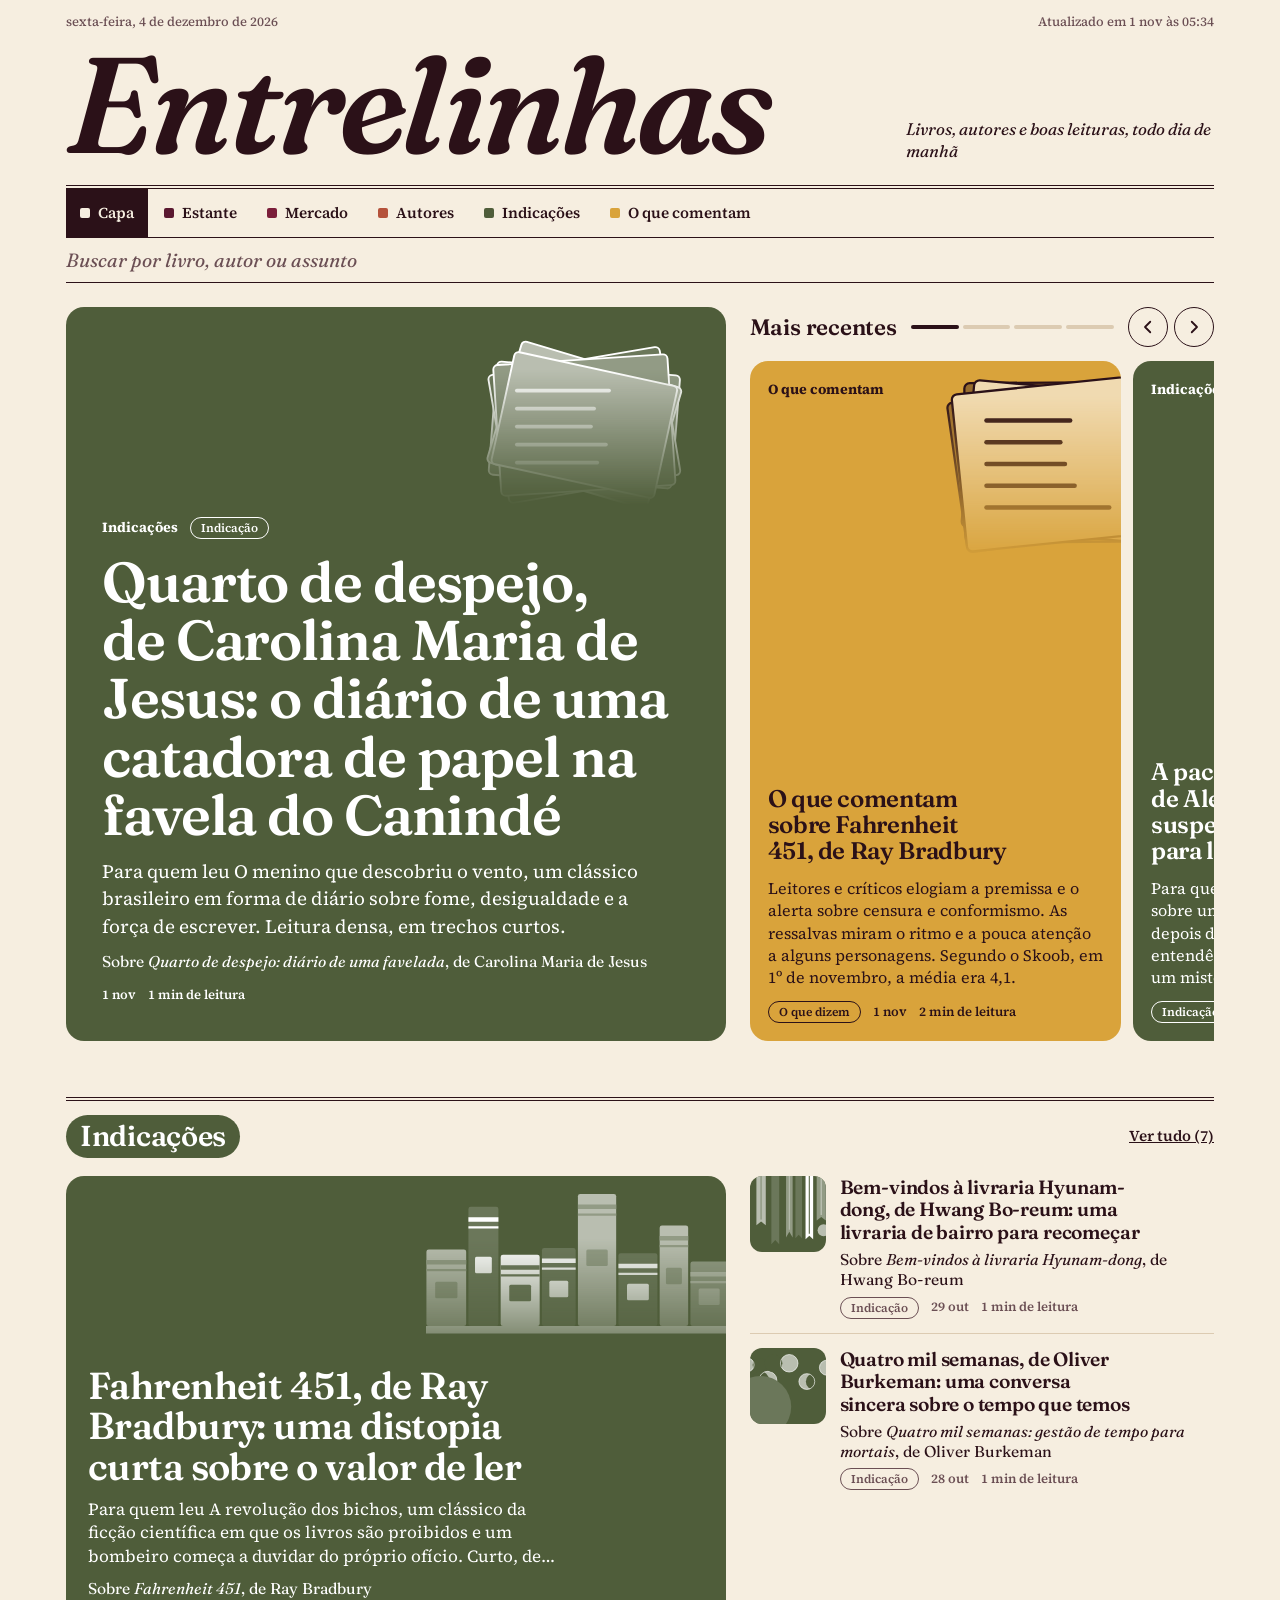
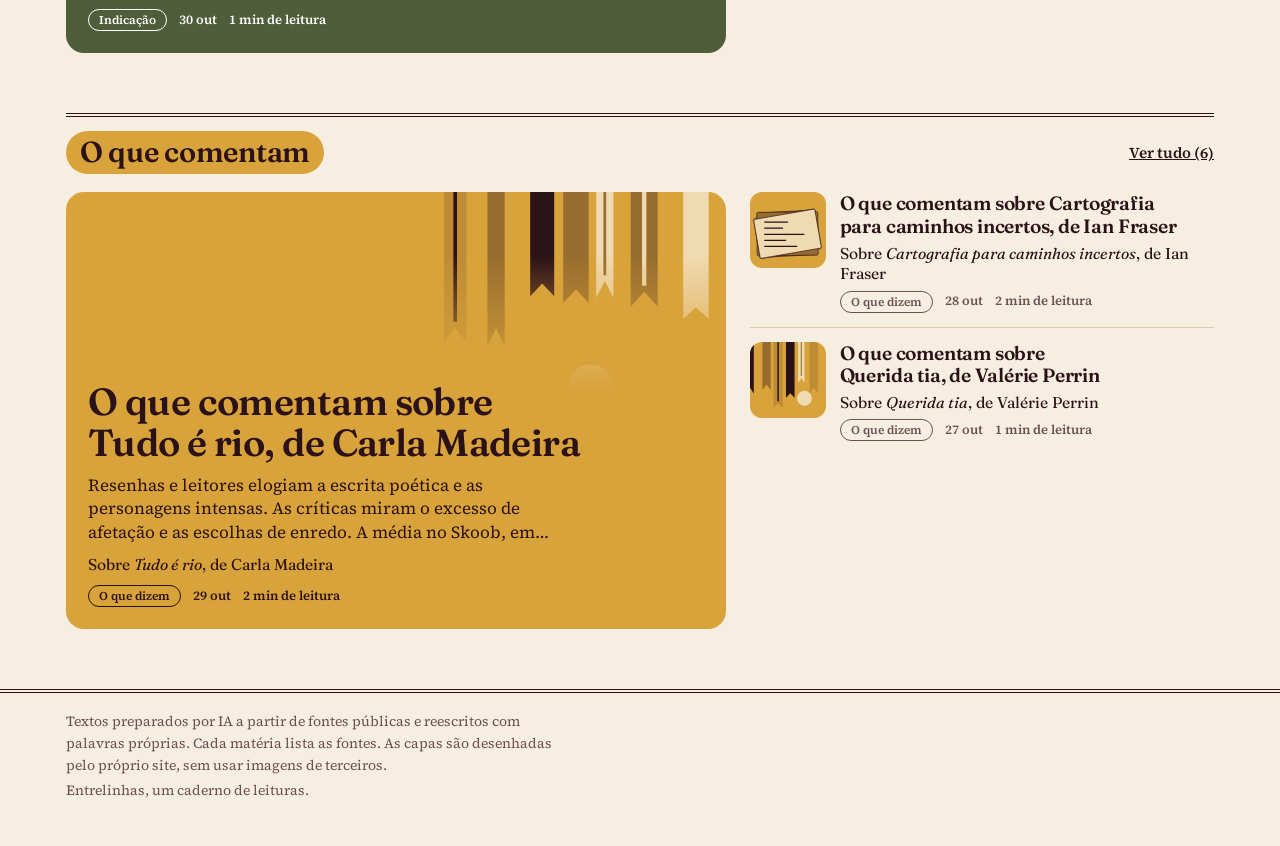
<file: index.html>
<!doctype html>
<html lang="pt-BR">
<head>
<meta charset="utf-8">
<meta name="viewport" content="width=device-width, initial-scale=1">
<title>Entrelinhas</title>
<meta name="description" content="Entrelinhas: livros, autores e boas leituras, atualizado todo dia.">
<meta name="robots" content="noindex">
<link rel="icon" href="data:image/svg+xml,%3Csvg xmlns='http://www.w3.org/2000/svg' viewBox='0 0 32 32'%3E%3Crect width='32' height='32' rx='7' fill='%237B1E3A'/%3E%3Crect x='7' y='8' width='4' height='16' rx='1' fill='%23F6EEE0'/%3E%3Crect x='13' y='6' width='4' height='18' rx='1' fill='%23F6EEE0'/%3E%3Crect x='19' y='9' width='4' height='15' rx='1' fill='%23D9A33B' transform='rotate(8 21 24)'/%3E%3C/svg%3E">
<link rel="preload" href="fonts/fraunces.woff2" as="font" type="font/woff2" crossorigin>
<link rel="preload" href="fonts/source-serif-4.woff2" as="font" type="font/woff2" crossorigin>
<link rel="stylesheet" href="css/style.css">
</head>
<body>
<header id="topo" class="topo"><div class="wrap"></div></header>
<main id="app" class="wrap"><p>Abrindo a edição…</p></main>
<footer id="rodape" class="rodape"><div class="wrap"></div></footer>
<script src="js/app.js"></script>
<script src="js/capa.js"></script>
</body>
</html>
</file>
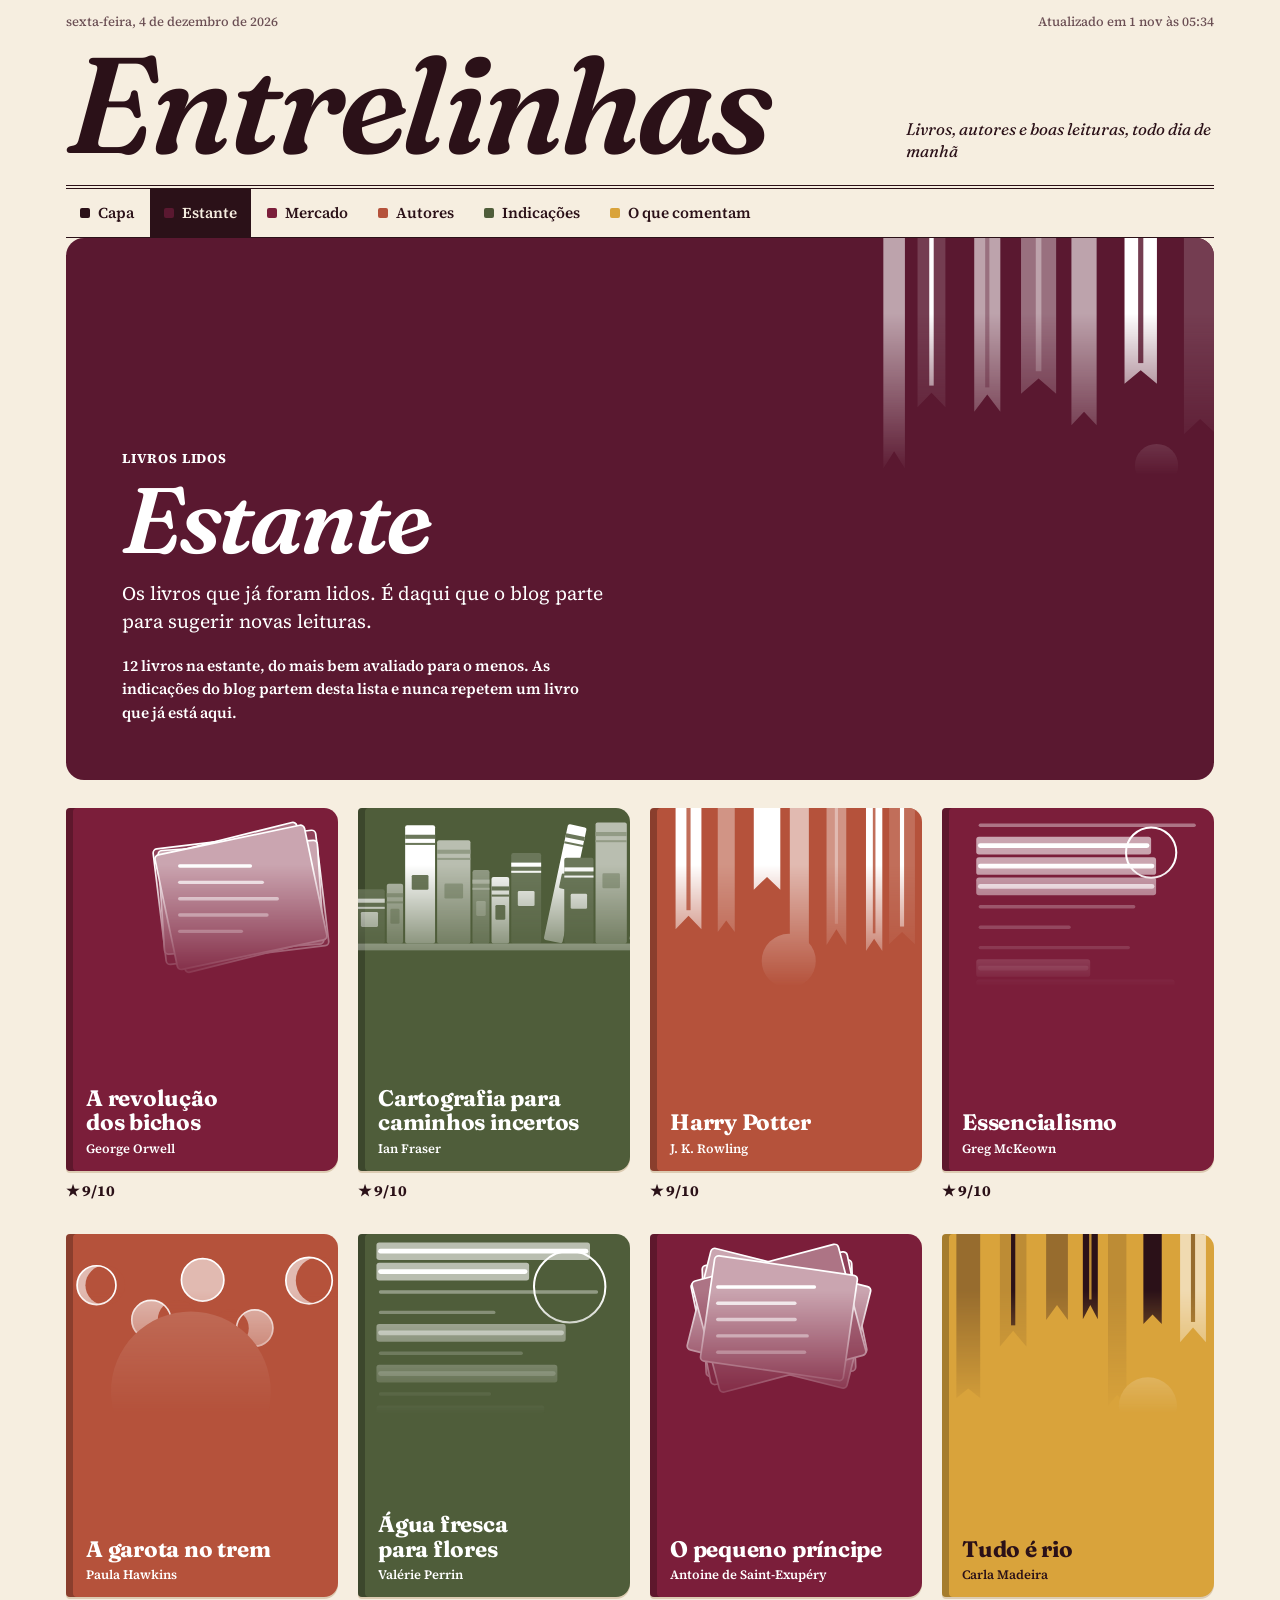
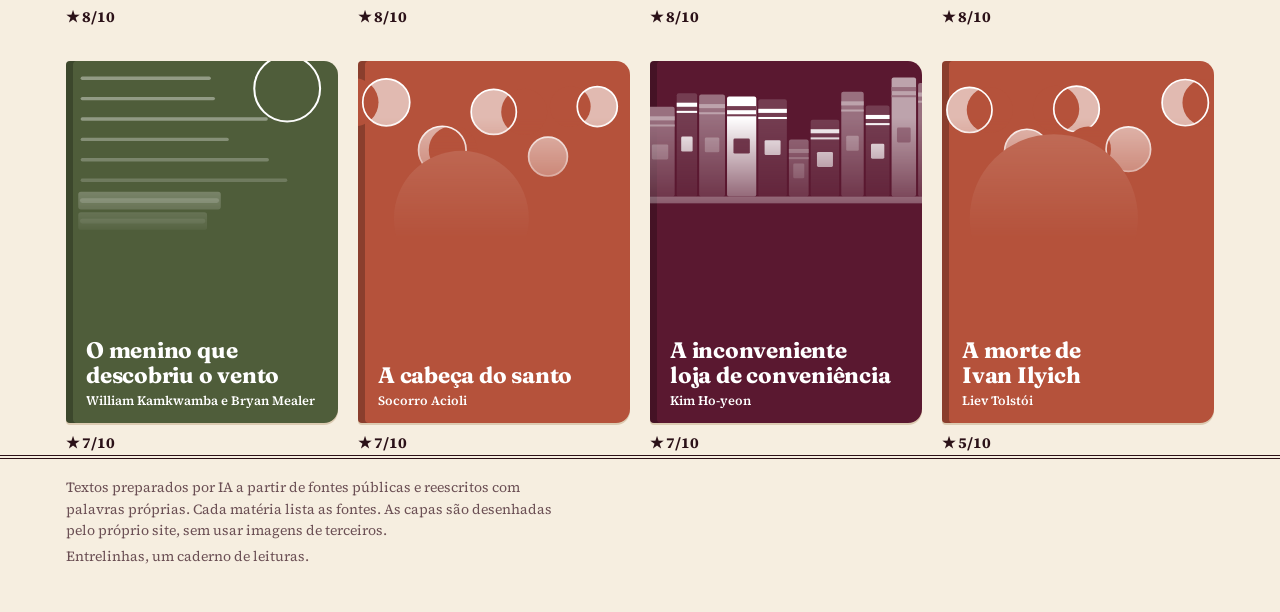
<file: estante.html>
<!doctype html>
<html lang="pt-BR">
<head>
<meta charset="utf-8">
<meta name="viewport" content="width=device-width, initial-scale=1">
<title>Estante: Entrelinhas</title>
<meta name="description" content="Entrelinhas: livros, autores e boas leituras, atualizado todo dia.">
<meta name="robots" content="noindex">
<link rel="icon" href="data:image/svg+xml,%3Csvg xmlns='http://www.w3.org/2000/svg' viewBox='0 0 32 32'%3E%3Crect width='32' height='32' rx='7' fill='%237B1E3A'/%3E%3Crect x='7' y='8' width='4' height='16' rx='1' fill='%23F6EEE0'/%3E%3Crect x='13' y='6' width='4' height='18' rx='1' fill='%23F6EEE0'/%3E%3Crect x='19' y='9' width='4' height='15' rx='1' fill='%23D9A33B' transform='rotate(8 21 24)'/%3E%3C/svg%3E">
<link rel="preload" href="fonts/fraunces.woff2" as="font" type="font/woff2" crossorigin>
<link rel="preload" href="fonts/source-serif-4.woff2" as="font" type="font/woff2" crossorigin>
<link rel="stylesheet" href="css/style.css">
</head>
<body>
<header id="topo" class="topo"><div class="wrap"></div></header>
<main id="app" class="wrap"><p>Abrindo a estante…</p></main>
<footer id="rodape" class="rodape"><div class="wrap"></div></footer>
<script src="js/app.js"></script>
<script src="js/estante.js"></script>
</body>
</html>
</file>
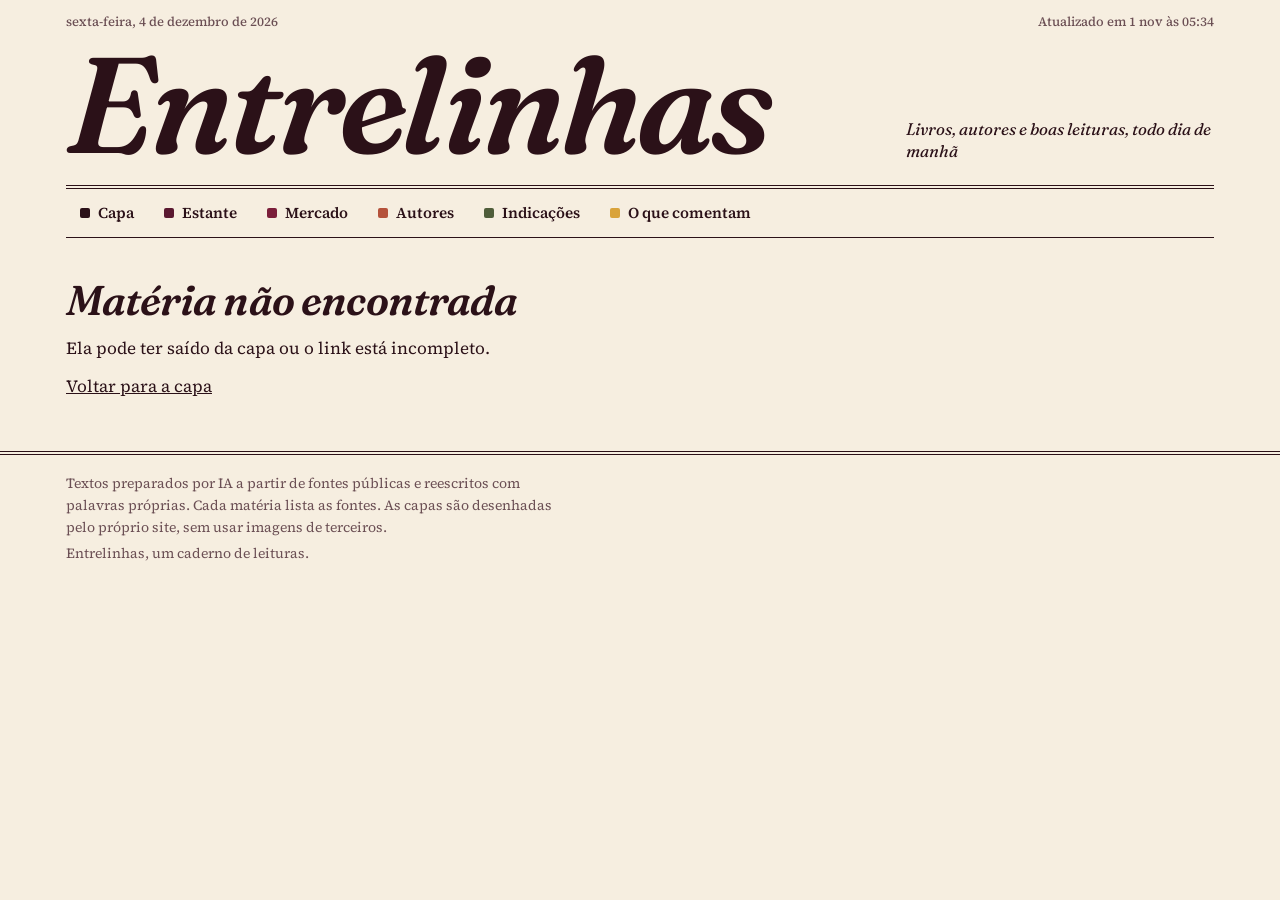
<file: post.html>
<!doctype html>
<html lang="pt-BR">
<head>
<meta charset="utf-8">
<meta name="viewport" content="width=device-width, initial-scale=1">
<title>Entrelinhas</title>
<meta name="description" content="Entrelinhas: livros, autores e boas leituras, atualizado todo dia.">
<meta name="robots" content="noindex">
<link rel="icon" href="data:image/svg+xml,%3Csvg xmlns='http://www.w3.org/2000/svg' viewBox='0 0 32 32'%3E%3Crect width='32' height='32' rx='7' fill='%237B1E3A'/%3E%3Crect x='7' y='8' width='4' height='16' rx='1' fill='%23F6EEE0'/%3E%3Crect x='13' y='6' width='4' height='18' rx='1' fill='%23F6EEE0'/%3E%3Crect x='19' y='9' width='4' height='15' rx='1' fill='%23D9A33B' transform='rotate(8 21 24)'/%3E%3C/svg%3E">
<link rel="preload" href="fonts/fraunces.woff2" as="font" type="font/woff2" crossorigin>
<link rel="preload" href="fonts/source-serif-4.woff2" as="font" type="font/woff2" crossorigin>
<link rel="stylesheet" href="css/style.css">
</head>
<body>
<header id="topo" class="topo"><div class="wrap"></div></header>
<main id="app" class="wrap"><p>Abrindo a matéria…</p></main>
<footer id="rodape" class="rodape"><div class="wrap"></div></footer>
<script src="js/app.js"></script>
<script src="js/post.js"></script>
</body>
</html>
</file>
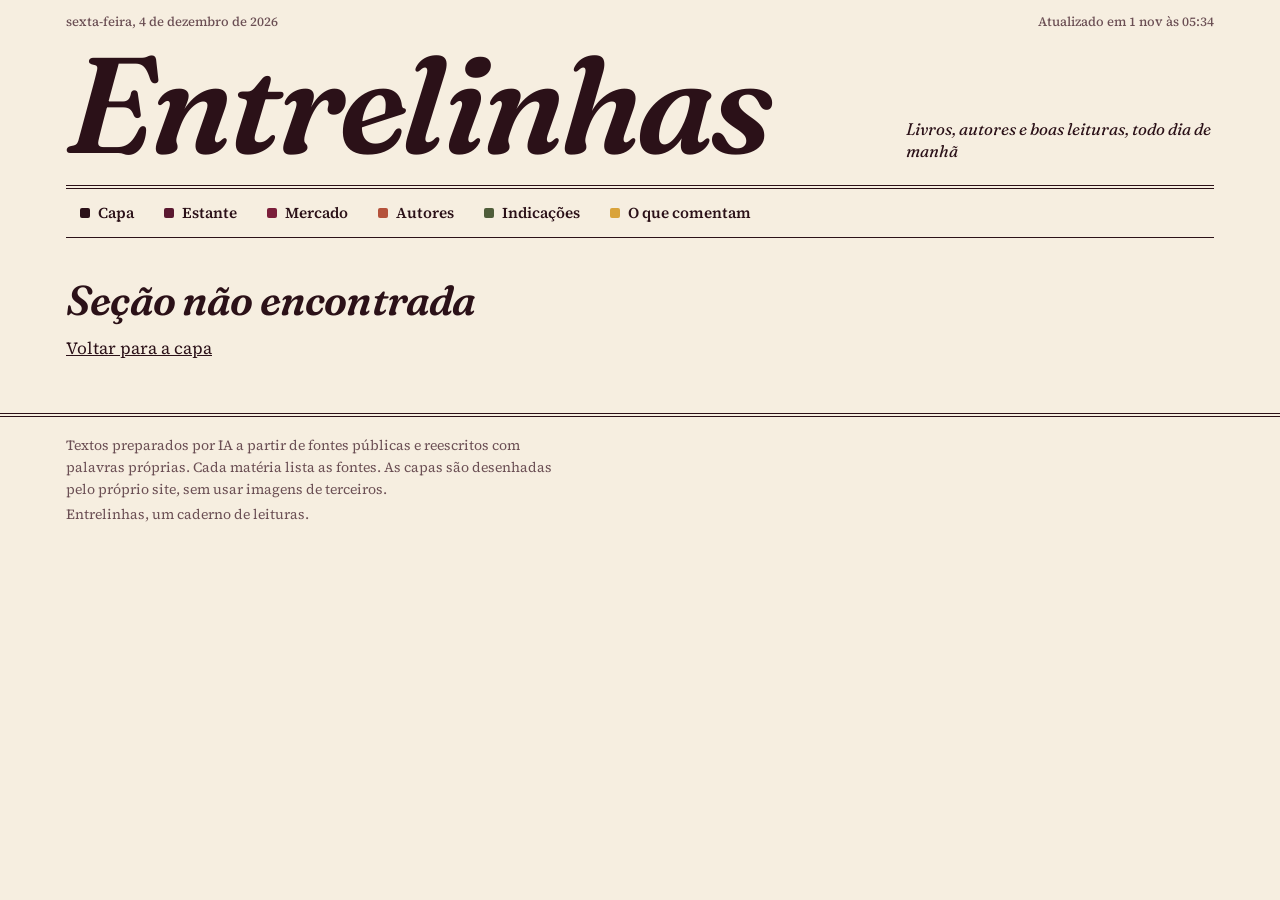
<file: tema.html>
<!doctype html>
<html lang="pt-BR">
<head>
<meta charset="utf-8">
<meta name="viewport" content="width=device-width, initial-scale=1">
<title>Entrelinhas</title>
<meta name="description" content="Entrelinhas: livros, autores e boas leituras, atualizado todo dia.">
<meta name="robots" content="noindex">
<link rel="icon" href="data:image/svg+xml,%3Csvg xmlns='http://www.w3.org/2000/svg' viewBox='0 0 32 32'%3E%3Crect width='32' height='32' rx='7' fill='%237B1E3A'/%3E%3Crect x='7' y='8' width='4' height='16' rx='1' fill='%23F6EEE0'/%3E%3Crect x='13' y='6' width='4' height='18' rx='1' fill='%23F6EEE0'/%3E%3Crect x='19' y='9' width='4' height='15' rx='1' fill='%23D9A33B' transform='rotate(8 21 24)'/%3E%3C/svg%3E">
<link rel="preload" href="fonts/fraunces.woff2" as="font" type="font/woff2" crossorigin>
<link rel="preload" href="fonts/source-serif-4.woff2" as="font" type="font/woff2" crossorigin>
<link rel="stylesheet" href="css/style.css">
</head>
<body>
<header id="topo" class="topo"><div class="wrap"></div></header>
<main id="app" class="wrap"><p>Abrindo a edição…</p></main>
<footer id="rodape" class="rodape"><div class="wrap"></div></footer>
<script src="js/app.js"></script>
<script src="js/tema.js"></script>
</body>
</html>
</file>
<file: css/style.css>
/* Entrelinhas: caderno de leituras.
   Papel creme, tinta vinho-escuro, um bloco de cor sólida por seção (cor vem de data/temas.json)
   e uma capa gerada em SVG para cada matéria. */

/* Fontes hospedadas no próprio projeto (licença OFL em fonts/). */
@font-face {
  font-family: "Fraunces";
  font-style: normal; font-weight: 100 900; font-display: swap;
  src: url("../fonts/fraunces.woff2") format("woff2");
}
@font-face {
  font-family: "Fraunces";
  font-style: italic; font-weight: 100 900; font-display: swap;
  src: url("../fonts/fraunces-italic.woff2") format("woff2");
}
@font-face {
  font-family: "Source Serif 4";
  font-style: normal; font-weight: 200 900; font-display: swap;
  src: url("../fonts/source-serif-4.woff2") format("woff2");
}

:root {
  --paper: #f6eee0;
  --ink: #2b1118;
  --soft: #4a2d34;
  --muted: #6b4f54;
  --hair: #dccbb2;
  --tema: #7b1e3a;
  --tema-ink: #ffffff;
  --display: "Fraunces", Georgia, "Times New Roman", serif;
  --serif: "Source Serif 4", Georgia, "Times New Roman", serif;
  --ui: "Source Serif 4", Georgia, "Times New Roman", serif;
  --mono: ui-monospace, SFMono-Regular, Menlo, Consolas, monospace;
  --gutter: 16px;
  --max: 1180px;
  --raio: 18px;
  color-scheme: light dark;
}

@media (prefers-color-scheme: dark) {
  :root {
    --paper: #1b1013;
    --ink: #f4eadb;
    --soft: #d6c6b4;
    --muted: #b3a191;
    --hair: #3b272c;
  }
}

/* Transição suave entre páginas (navegadores que suportam). */
@media (prefers-reduced-motion: no-preference) {
  @view-transition { navigation: auto; }
}

* { box-sizing: border-box; }
html { -webkit-text-size-adjust: 100%; }

body {
  margin: 0;
  background: var(--paper);
  color: var(--ink);
  font-family: var(--serif);
  font-size: 1.0625rem;
  line-height: 1.55;
}

a { color: inherit; }
:focus-visible { outline: 3px solid var(--ink); outline-offset: 3px; }

.wrap { max-width: var(--max); margin: 0 auto; padding: 0 var(--gutter); }

/* ---------- Cabeçalho ---------- */

.topo { padding-top: 12px; }

.topo-linha {
  display: flex; flex-wrap: wrap; justify-content: space-between; gap: 2px 16px;
  font-family: var(--ui); font-size: 0.8125rem; font-weight: 500; color: var(--muted);
}

.marca-linha {
  display: flex; flex-wrap: wrap; align-items: flex-end; justify-content: space-between;
  gap: 4px 24px; padding: 8px 0 16px;
}

.marca {
  font-family: var(--display); font-style: italic; font-weight: 600;
  font-size: clamp(3rem, 14.5vw, 8.5rem);
  line-height: 0.95; letter-spacing: -0.03em;
  text-decoration: none;
}

.marca-sub {
  margin: 0 0 0.4rem; max-width: 28ch;
  font-family: var(--display); font-style: italic; font-size: 1.05rem; font-weight: 400; line-height: 1.3;
}

.nav {
  display: flex; gap: 2px; overflow-x: auto; scrollbar-width: none;
  border-top: 4px double var(--ink); border-bottom: 1px solid var(--ink);
  font-family: var(--ui);
}
.nav::-webkit-scrollbar { display: none; }

.nav a {
  display: flex; align-items: center; gap: 8px; white-space: nowrap;
  padding: 12px 14px; font-size: 0.95rem; font-weight: 600; text-decoration: none;
}
.nav a:hover { text-decoration: underline; text-underline-offset: 4px; }
.nav a[aria-current="page"] { background: var(--ink); color: var(--paper); }

.quadrado { display: inline-block; flex: none; width: 10px; height: 10px; border-radius: 2px; background: var(--tema); }
.capa-quadrado { background: currentColor; }

main { padding: 22px 0 64px; }

/* Barra de navegação fixa no rodapé, no celular */
@media (max-width: 719px) {
  .nav {
    position: fixed; left: 0; right: 0; bottom: 0; z-index: 30;
    justify-content: space-around; gap: 0;
    padding-bottom: env(safe-area-inset-bottom);
    background: var(--paper); border-top: 3px double var(--ink); border-bottom: 0;
  }
  .nav a {
    flex: 1 1 auto; flex-direction: column; justify-content: center; gap: 5px;
    min-height: 56px; padding: 8px 5px; font-size: 0.72rem; line-height: 1.15;
    text-align: center; white-space: normal;
  }
  .nav .quadrado { width: 12px; height: 12px; }
  main { padding-bottom: 96px; }
  .rodape { padding-bottom: 96px; }
  .marca-sub { display: none; }
}

/* ---------- Peças comuns ---------- */

.arte { display: block; width: 100%; height: 100%; }

.meta {
  display: flex; flex-wrap: wrap; align-items: center; gap: 6px 12px;
  color: var(--muted); font-family: var(--ui); font-size: 0.8125rem; font-weight: 600;
}

.selo {
  padding: 1px 10px; border: 1.5px solid currentColor; border-radius: 99px;
  font-size: 0.75rem; font-weight: 600; line-height: 1.5;
}

.tema-tag {
  display: inline-flex; align-items: center; gap: 7px;
  font-family: var(--ui); font-size: 0.8125rem; font-weight: 700;
}

.livro-linha {
  display: block; font-family: var(--display); font-size: 0.98rem; font-weight: 400; line-height: 1.3;
}

.rotulo { margin: 0; font-family: var(--display); font-size: 1.4rem; font-weight: 600; letter-spacing: -0.01em; }

.miniatura {
  display: block; flex: none; width: 76px; height: 76px; overflow: hidden;
  border-radius: 12px; background: var(--tema);
}

/* ---------- Busca ---------- */

.busca-wrap { margin: 0 0 24px; }

.busca {
  width: 100%; padding: 10px 0; border: 0; border-bottom: 1.5px solid var(--ink); border-radius: 0;
  background: transparent; color: var(--ink);
  font: italic 500 1.2rem var(--display);
}
.busca::placeholder { color: var(--muted); font-weight: 400; }
.busca:focus { outline: none; border-bottom-width: 4px; padding-bottom: 7px; }

/* ---------- Capa: manchete + "Em 1 minuto" ---------- */

.bento { display: grid; gap: 28px; margin-bottom: 56px; }

@media (min-width: 960px) {
  .bento { grid-template-columns: repeat(12, minmax(0, 1fr)); gap: 24px; }
  .bento .manchete { grid-column: span 7; }
  .bento .historias { grid-column: span 5; }
}

.manchete {
  position: relative; isolation: isolate; overflow: hidden;
  display: flex; flex-direction: column; justify-content: flex-end; gap: 14px;
  min-height: 440px; padding: 120px clamp(20px, 3.5vw, 36px) clamp(20px, 3.5vw, 36px);
  background: var(--tema); color: var(--tema-ink); border-radius: var(--raio); text-decoration: none;
}
@media (min-width: 960px) { .manchete { min-height: 580px; padding-top: 210px; } }

.manchete .arte { position: absolute; z-index: -1; top: 0; right: 0; width: min(50%, 300px); height: auto; aspect-ratio: 4 / 3; transform-origin: top right; }

/* O desenho esmaece para baixo, para nunca competir com o texto. */
.manchete .arte, .bloco .arte, .tema-capa .arte, .artigo-hero .arte, .historia .arte, .livro-capa .arte {
  -webkit-mask-image: linear-gradient(to bottom, #000 28%, transparent 88%);
  mask-image: linear-gradient(to bottom, #000 28%, transparent 88%);
}

.manchete-topo { display: flex; flex-wrap: wrap; align-items: center; gap: 6px 12px; font-family: var(--ui); font-size: 0.875rem; font-weight: 700; }

.manchete-titulo {
  margin: 0; font-family: var(--display); font-weight: 600;
  font-size: clamp(2rem, 4.8vw, 3.5rem); line-height: 1.04; letter-spacing: -0.02em; text-wrap: balance;
}
.manchete:hover .manchete-titulo { text-decoration: underline; text-decoration-thickness: 2px; text-underline-offset: 6px; }
.manchete-resumo { margin: 14px 0 12px; max-width: 54ch; font-size: 1.18rem; line-height: 1.45; }
.manchete .livro-linha { margin: 0 0 12px; }
.manchete .meta, .bloco .meta, .historia .meta, .artigo-hero .meta, .tema-capa .meta { color: inherit; }

@media (prefers-reduced-motion: no-preference) {
  .manchete .arte, .bloco .arte, .historia .arte { transition: transform 0.5s cubic-bezier(0.2, 0.7, 0.2, 1); }
  .manchete:hover .arte, .bloco:hover .arte, .historia:hover .arte { transform: scale(1.05) rotate(2deg); }
}

/* Em 1 minuto: cartões que deslizam */

.historias { display: flex; flex-direction: column; gap: 14px; min-width: 0; }
.historias-topo { display: flex; align-items: center; justify-content: space-between; gap: 14px; }
.progresso { display: flex; flex: 1; gap: 4px; max-width: 220px; margin-left: auto; }
.progresso i { flex: 1; height: 4px; border-radius: 2px; background: var(--hair); }
.progresso i.on { background: var(--ink); }

.setas { display: none; gap: 6px; }
.seta {
  display: grid; place-items: center; width: 40px; height: 40px; padding: 0;
  border: 1.5px solid var(--ink); border-radius: 50%; background: transparent; color: var(--ink); cursor: pointer;
}
.seta:hover { background: var(--ink); color: var(--paper); }
.seta svg { width: 18px; height: 18px; fill: none; stroke: currentColor; stroke-width: 2.4; stroke-linecap: round; stroke-linejoin: round; }
@media (hover: hover) and (min-width: 720px) { .setas { display: flex; } }

.trilho {
  display: flex; flex: 1; gap: 12px; overflow-x: auto; scrollbar-width: none;
  scroll-snap-type: x mandatory; overscroll-behavior-x: contain;
  margin-inline: calc(var(--gutter) * -1); padding-inline: var(--gutter); scroll-padding-inline: var(--gutter);
}
.trilho::-webkit-scrollbar { display: none; }

.historia {
  position: relative; isolation: isolate; overflow: hidden; scroll-snap-align: start;
  display: flex; flex: 0 0 82%; flex-direction: column; justify-content: space-between; gap: 18px;
  min-height: 380px; padding: 18px;
  background: var(--tema); color: var(--tema-ink); border-radius: var(--raio); text-decoration: none;
}
.historia .arte { position: absolute; z-index: -1; top: -6%; right: -12%; width: 78%; height: 40%; }
.historia-topo { font-family: var(--ui); font-size: 0.875rem; font-weight: 700; display: flex; gap: 10px; flex-wrap: wrap; align-items: center; }
.historia h3 { margin: 0 0 12px; font-family: var(--display); font-size: 1.5rem; font-weight: 600; line-height: 1.1; letter-spacing: -0.015em; text-wrap: balance; }
.historia ul { margin: 0 0 12px; padding-left: 1.1em; font-size: 0.98rem; line-height: 1.38; }
.historia li { margin-bottom: 5px; }
.historia-resumo { margin: 0 0 12px; font-size: 1rem; line-height: 1.4; }
.historia:hover h3 { text-decoration: underline; text-underline-offset: 4px; }

@media (min-width: 720px) {
  .trilho { margin-inline: 0; padding-inline: 0; scroll-padding-inline: 0; }
  .historia { flex-basis: 46%; }
}
@media (min-width: 960px) { .historia { flex-basis: 80%; } }

/* ---------- Seções por tema ---------- */

.secao { margin-bottom: 60px; }

.secao-topo {
  display: flex; align-items: center; justify-content: space-between; gap: 16px;
  margin-bottom: 18px; padding-top: 14px; border-top: 4px double var(--ink);
}

.etiqueta {
  display: inline-block; margin: 0; padding: 4px 14px 6px; border-radius: 99px;
  background: var(--tema); color: var(--tema-ink);
  font-family: var(--display); font-weight: 600; font-size: clamp(1.25rem, 3.2vw, 1.8rem);
  line-height: 1.15; letter-spacing: -0.01em;
}

.ver-tudo { font-family: var(--ui); font-size: 0.95rem; font-weight: 600; white-space: nowrap; }

.secao-corpo { display: grid; gap: 14px; }
@media (min-width: 960px) {
  .secao-corpo { grid-template-columns: repeat(12, minmax(0, 1fr)); gap: 24px; align-items: stretch; }
  .secao-corpo .bloco { grid-column: span 7; }
  .secao-corpo .lista-lateral { grid-column: span 5; }
  .secao-corpo .bloco:only-child { grid-column: 1 / -1; }
}

.bloco {
  position: relative; isolation: isolate; overflow: hidden;
  display: flex; flex-direction: column; justify-content: flex-end; gap: 10px;
  min-height: 340px; padding: 120px 22px 22px;
  background: var(--tema); color: var(--tema-ink); border-radius: var(--raio); text-decoration: none;
}
@media (min-width: 720px) { .bloco { padding-top: 190px; } }
.bloco .arte { position: absolute; z-index: -1; top: 0; right: 0; width: min(50%, 300px); height: auto; aspect-ratio: 4 / 3; transform-origin: top right; }
.bloco h3 {
  margin: 0; font-family: var(--display); font-weight: 600;
  font-size: clamp(1.6rem, 3.6vw, 2.35rem); line-height: 1.08; letter-spacing: -0.015em; text-wrap: balance;
}
.bloco p { margin: 0; max-width: 52ch; line-height: 1.4; display: -webkit-box; -webkit-box-orient: vertical; -webkit-line-clamp: 3; overflow: hidden; }
.bloco:hover h3 { text-decoration: underline; text-underline-offset: 5px; }

.lista-lateral { display: flex; flex-direction: column; }

.item {
  display: grid; grid-template-columns: 76px minmax(0, 1fr); gap: 14px; align-items: start;
  padding: 14px 0; border-bottom: 1px solid var(--hair); text-decoration: none;
}
.lista-lateral .item:first-child { padding-top: 0; }
.lista-lateral .item:last-child { border-bottom: 0; }
.item-corpo { display: flex; flex-direction: column; gap: 6px; }
.item-titulo { font-family: var(--display); font-size: 1.2rem; font-weight: 600; line-height: 1.18; letter-spacing: -0.01em; text-wrap: balance; }
.item:hover .item-titulo { text-decoration: underline; text-underline-offset: 3px; }

/* ---------- Lista (página de tema, busca, relacionadas) ---------- */

.lista { border-top: 4px double var(--ink); }

.linha {
  display: grid; grid-template-columns: 76px minmax(0, 1fr); gap: 16px; align-items: start;
  padding: 20px 0; border-bottom: 1px solid var(--hair); text-decoration: none;
}
.linha .miniatura { width: 76px; height: 76px; }
.linha-corpo { display: flex; flex-direction: column; align-items: flex-start; gap: 6px; }
.linha-titulo {
  font-family: var(--display); font-weight: 600; font-size: clamp(1.25rem, 2.6vw, 1.6rem);
  line-height: 1.17; letter-spacing: -0.01em; text-wrap: balance;
}
.linha:hover .linha-titulo { text-decoration: underline; text-underline-offset: 4px; }
.linha-resumo { color: var(--soft); }
.linha.arquivada { opacity: 0.62; }

@media (min-width: 720px) {
  .linha { grid-template-columns: 132px minmax(0, 1fr); gap: 24px; }
  .linha .miniatura { width: 132px; height: 100px; }
}

.contagem { margin: 0 0 12px; font-family: var(--ui); font-weight: 600; }

/* ---------- Página de tema ---------- */

.tema-capa {
  position: relative; isolation: isolate; overflow: hidden;
  margin-bottom: 28px; padding: 150px clamp(22px, 5vw, 56px) clamp(22px, 5vw, 56px); min-height: 360px;
  display: flex; flex-direction: column; justify-content: flex-end;
  background: var(--tema); color: var(--tema-ink); border-radius: var(--raio);
}
.tema-capa .arte { position: absolute; z-index: -1; top: 0; right: 0; width: min(50%, 360px); height: auto; aspect-ratio: 4 / 3; }
.tema-estilo { margin: 0; font-family: var(--ui); font-weight: 700; letter-spacing: 0.06em; text-transform: uppercase; font-size: 0.85rem; }
.tema-capa h1 {
  margin: 6px 0 14px; font-family: var(--display); font-style: italic; font-weight: 600;
  font-size: clamp(2.6rem, 10vw, 5.8rem); line-height: 0.98; letter-spacing: -0.03em; text-wrap: balance;
}
.tema-desc { margin: 0 0 18px; max-width: 52ch; font-size: 1.2rem; line-height: 1.45; }
.tema-fatos { margin: 0; max-width: 60ch; font-family: var(--ui); font-size: 0.95rem; font-weight: 600; }

.filtros { display: flex; flex-wrap: wrap; align-items: center; gap: 10px; margin: 0 0 22px; font-family: var(--ui); }
.chip {
  min-height: 40px; padding: 8px 16px; border: 1.5px solid var(--ink); border-radius: 99px;
  background: transparent; color: var(--ink); cursor: pointer; font: 600 0.9rem var(--ui);
}
.chip:hover { background: color-mix(in srgb, var(--ink) 10%, transparent); }
.chip[aria-pressed="true"] { background: var(--ink); color: var(--paper); }
.filtros label { display: flex; align-items: center; gap: 8px; margin-left: auto; font-size: 0.9rem; font-weight: 500; }

/* ---------- Estante ---------- */

.estante-grade {
  display: grid; grid-template-columns: repeat(2, minmax(0, 1fr)); gap: 24px 14px;
  margin: 0; padding: 0; list-style: none;
}
@media (min-width: 720px) { .estante-grade { grid-template-columns: repeat(3, minmax(0, 1fr)); gap: 32px 20px; } }
@media (min-width: 960px) { .estante-grade { grid-template-columns: repeat(4, minmax(0, 1fr)); } }

.livro { display: flex; flex-direction: column; gap: 8px; min-width: 0; }

.livro-capa {
  position: relative; isolation: isolate; overflow: hidden; aspect-ratio: 3 / 4;
  display: flex; flex-direction: column; justify-content: flex-end; gap: 6px; padding: 16px 14px 14px 20px;
  background: var(--tema); color: var(--tema-ink);
  border-radius: 4px 14px 14px 4px;
  box-shadow: inset 7px 0 0 color-mix(in srgb, #000 24%, transparent), 0 2px 0 var(--hair);
}
.livro-capa .arte { position: absolute; z-index: -1; top: 0; right: 0; width: 100%; height: 56%; }
.livro-titulo {
  font-family: var(--display); font-weight: 700; font-size: clamp(1.05rem, 4.4vw, 1.4rem);
  line-height: 1.1; letter-spacing: -0.01em; text-wrap: balance; overflow-wrap: anywhere;
}
.livro-autor { font-family: var(--ui); font-size: 0.8rem; font-weight: 600; line-height: 1.25; }
.livro-nota { margin: 0; color: var(--ink); font-family: var(--ui); font-size: 0.95rem; font-weight: 700; }
.livro-comentario { margin: 0; color: var(--soft); font-size: 0.92rem; line-height: 1.4; }

/* ---------- Matéria ---------- */

.migalhas { display: flex; flex-wrap: wrap; gap: 6px 10px; margin-bottom: 16px; font-family: var(--ui); font-size: 0.9rem; font-weight: 600; }
.migalhas [aria-hidden] { color: var(--muted); }

.artigo-hero {
  position: relative; isolation: isolate; overflow: hidden;
  display: flex; flex-direction: column; justify-content: flex-end; gap: 14px;
  min-height: clamp(280px, 46vw, 440px); margin-bottom: 36px; padding: 130px clamp(20px, 4vw, 44px) clamp(20px, 4vw, 44px);
  background: var(--tema); color: var(--tema-ink); border-radius: var(--raio);
}
.artigo-hero .arte { position: absolute; z-index: -1; top: 0; right: 0; width: min(50%, 340px); height: auto; aspect-ratio: 4 / 3; }
@media (min-width: 720px) { .tema-capa { padding-top: 210px; } .artigo-hero { padding-top: 190px; } }
.artigo-titulo {
  max-width: 20ch; margin: 0; font-family: var(--display); font-weight: 600;
  font-size: clamp(2.1rem, 6.6vw, 4.1rem); line-height: 1.02; letter-spacing: -0.025em; text-wrap: balance;
}
@media (min-width: 720px) { .artigo-titulo { max-width: 26ch; } }

.artigo { max-width: 720px; margin: 0 auto; }
.artigo-lead { margin: 0 0 30px; color: var(--soft); font-family: var(--display); font-style: italic; font-size: 1.3rem; line-height: 1.45; }

.leitura {
  position: fixed; top: 0; left: 0; right: 0; z-index: 50; height: 5px;
  background: var(--tema); transform: scaleX(0); transform-origin: 0 50%;
}
@supports (animation-timeline: scroll()) {
  @media (prefers-reduced-motion: no-preference) {
    .leitura { animation: cresce linear both; animation-timeline: scroll(root); }
  }
}
@keyframes cresce { to { transform: scaleX(1); } }

.corpo { font-size: 1.1875rem; line-height: 1.7; }
.corpo p { margin: 0 0 1.15em; }
.corpo h2 { margin: 1.8em 0 0.5em; font-family: var(--display); font-weight: 600; font-size: 1.65rem; line-height: 1.15; letter-spacing: -0.015em; }
.corpo h3 { margin: 1.5em 0 0.4em; font-family: var(--display); font-weight: 600; font-size: 1.25rem; line-height: 1.2; }
.corpo ul, .corpo ol { margin: 0 0 1.2em; padding-left: 1.3em; }
.corpo li { margin-bottom: 0.55em; }
.corpo a { text-underline-offset: 3px; }
.corpo em { font-family: var(--display); font-style: italic; font-size: 1.03em; }
.corpo code {
  padding: 0.1em 0.35em; border-radius: 3px;
  background: color-mix(in srgb, var(--ink) 9%, transparent);
  font-family: var(--mono); font-size: 0.88em;
}

.callout {
  margin: 1.6em 0; padding: 16px 20px; border-left: 6px solid var(--tema); border-radius: 0 12px 12px 0;
  background: color-mix(in srgb, var(--tema) 16%, var(--paper));
}
.callout p { margin: 0; }
.callout-titulo { display: block; margin-bottom: 4px; font-family: var(--display); }

.fontes { margin-top: 44px; padding-top: 14px; border-top: 4px double var(--ink); font-family: var(--ui); }
.fontes h2 { margin: 0 0 10px; font-family: var(--display); font-size: 1.25rem; font-weight: 600; }
.fontes ol { margin: 0; padding-left: 1.3em; }
.fontes li { margin-bottom: 8px; }
.fontes .host { margin-left: 8px; color: var(--muted); font-size: 0.85rem; }
.aviso { margin: 18px 0 0; color: var(--muted); font-family: var(--ui); font-size: 0.9rem; }

.relacionados { margin-top: 56px; }
.relacionados .rotulo { margin-bottom: 12px; }

/* ---------- Rodapé e mensagens ---------- */

.rodape { padding: 18px 0 40px; border-top: 4px double var(--ink); color: var(--muted); font-family: var(--ui); font-size: 0.875rem; }
.rodape p { margin: 0 0 4px; max-width: 70ch; }

.mensagem { max-width: 56ch; padding: 40px 0; }
.mensagem h1 { margin: 0 0 12px; font-family: var(--display); font-style: italic; font-size: clamp(1.8rem, 5vw, 2.6rem); font-weight: 600; line-height: 1.08; letter-spacing: -0.02em; }
.mensagem p { margin: 0 0 12px; }
.mensagem code { font-family: var(--mono); font-size: 0.9em; }
</file>
